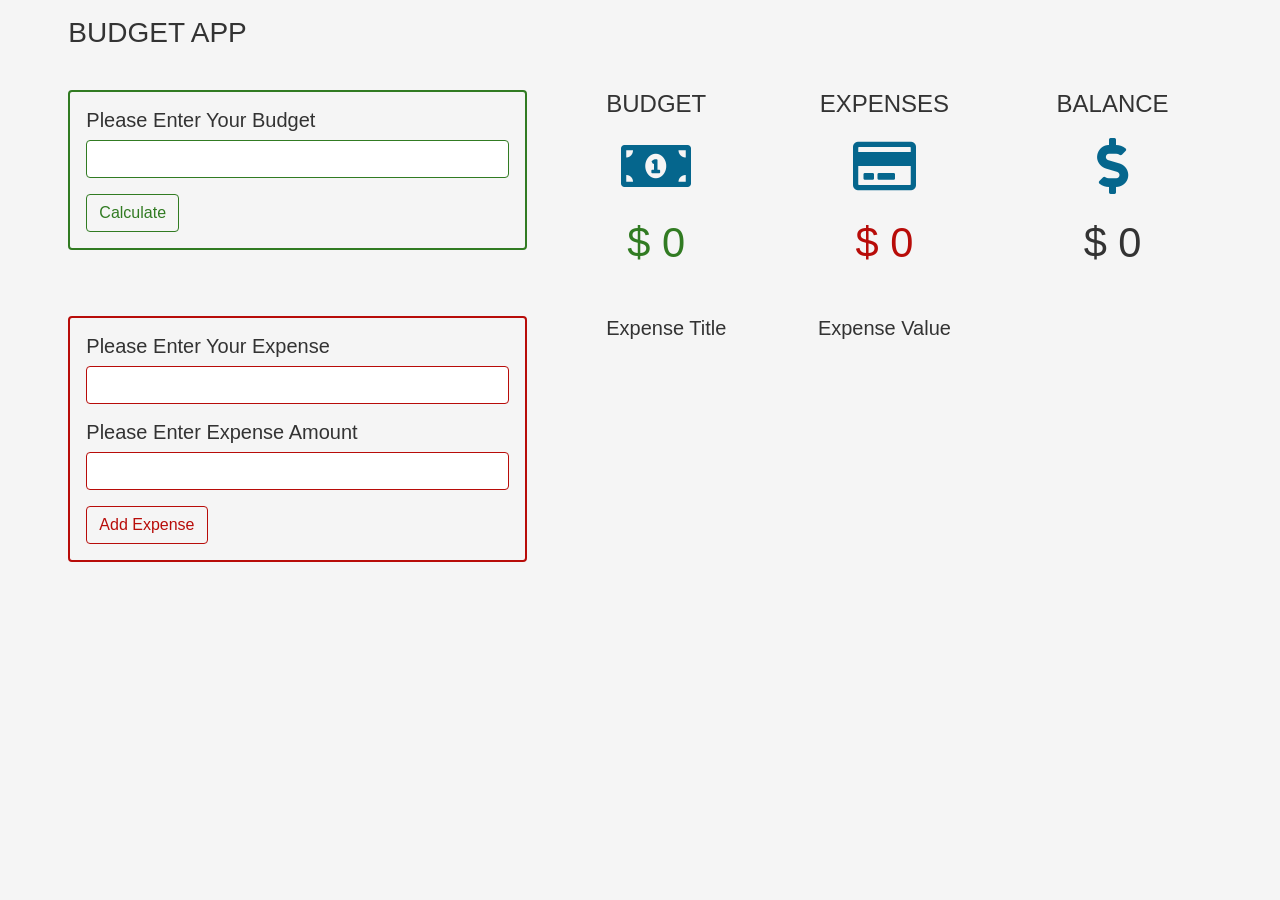
<file: javascript-oop-budget-project-master/index.html>
<!DOCTYPE html>
<html lang="en">

<head>
 <meta charset="UTF-8">
 <meta name="viewport" content="width=device-width, initial-scale=1.0">
 <meta http-equiv="X-UA-Compatible" content="ie=edge">
 <!-- bootstrap css -->
 <link rel="stylesheet" href="./css/bootstrap.min.css">
 <!-- main css -->
 <link rel="stylesheet" href="./css/main.css">
 <!-- google fonts -->
 <link href="https://fonts.googleapis.com/css?family=Courgette" rel="stylesheet">

 <!-- font awesome -->
 <link rel="stylesheet" href="./css/all.css">
 <title>budget app</title>
 <style>
 </style>
</head>

<body>
 <div class="container-fluid">
  <div class="row">
   <div class="col-11 mx-auto pt-3">
    <!-- title -->
    <h3 class="text-uppercase mb-4">budget app</h3>
    <p class="bud">Budget cant be less than 0 or Empty</p>
    <div class="row">
     <div class="col-md-5 my-3">
      <!-- budget feedback -->
      <div class="budget-feedback alert alert-danger text-capitalize">budget feedback</div>
      <!-- budget form -->
      <form id="budget-form" class=" budget-form">
       <h5 class="text-capitalize">please enter your budget</h5>
       <div class="form-group">
        <input type="number" class="form-control budget-input" id="budget-input">
       </div>
       <!-- submit button -->
       <button type="submit" class="btn text-capitalize budget-submit" id="budget-submit">calculate</button>
      </form>
     </div>
     <div class="col-md-7">
      <!-- app info -->
      <div class="row my-3">
       <div class="col-4 text-center mb-2">
        <h6 class="text-uppercase info-title">budget</h6>
        <span class="budget-icon"><i class="fas fa-money-bill-alt"></i></span>
        <h4 class="text-uppercase mt-2 budget" id="budget"><span>$ </span><span id="budget-amount">0</span></h4>
       </div>
       <div class="col-4 text-center">
        <h6 class="text-uppercase info-title">expenses</h6>
        <span class="expense-icon"><i class="far fa-credit-card"></i></span>
        <h4 class="text-uppercase mt-2 expense" id="expense"><span>$ </span><span id="expense-amount">0</span></h4>
       </div>
       <div class="col-4 text-center">
        <h6 class="text-uppercase info-title">balance</h6>
        <span class="balance-icon"><i class="fas fa-dollar-sign"></i></span>
        <h4 class="text-uppercase mt-2 balance" id="balance"> <span>$ </span><span id="balance-amount">0</span></h4>
       </div>
      </div>
     </div>
    </div>

    <div class="row">
     <div class="col-md-5 my-3">
      <!-- expense feedback -->
      <div class="expense-feedback alert alert-danger text-capitalize">expense feedback</div>
      <!-- expense form -->
      <form id="expense-form" class=" expense-form">
       <h5 class="text-capitalize">please enter your expense</h5>
       <div class="form-group">
        <input type="text" class="form-control expense-input" id="expense-input">
       </div>
       <h5 class="text-capitalize">please enter expense amount</h5>
       <div class="form-group">
        <input type="number" class="form-control expense-input" id="amount-input">
       </div>
       <!-- submit button -->
       <button type="submit" class="btn text-capitalize expense-submit" id="expense-submit">add expense</button>
      </form>
     </div>
     <div class="col-md-7 my-3">
      <!-- expense list -->
      <div class="expense-list" id="expense-list">

       <div class="expense-list__info d-flex justify-content-between text-capitalize">
        <h5 class="list-item">expense title</h5>
        <h5 class="list-item">expense value</h5>
        <h5 class="list-item"></h5>
       </div>
       <!-- single expense -->

       <!-- <div class="expense">
        <div class="expense-item d-flex justify-content-between align-items-baseline">

         <h6 class="expense-title mb-0 text-uppercase list-item">- title</h6>
         <h5 class="expense-amount mb-0 list-item">amount</h5>

         <div class="expense-icons list-item">

          <a href="#" class="edit-icon mx-2" data-id="${expense.id}">
           <i class="fas fa-edit"></i>
          </a>
          <a href="#" class="delete-icon" data-id="${expense.id}">
           <i class="fas fa-trash"></i>
          </a>
         </div>
        </div>

       </div> -->

       <!-- end of single expense -->

      </div>
     </div>
    </div>




   </div>
  </div>
 </div>




 <!-- jquery -->
 <script src="./js/jquery-3.3.1.min.js"></script>
 <!-- bootstrap js -->
 <script src="./js/bootstrap.bundle.min.js"></script>
 <!-- script js -->
 <script src="./js/app.js"></script>
</body>

</html>
</file>
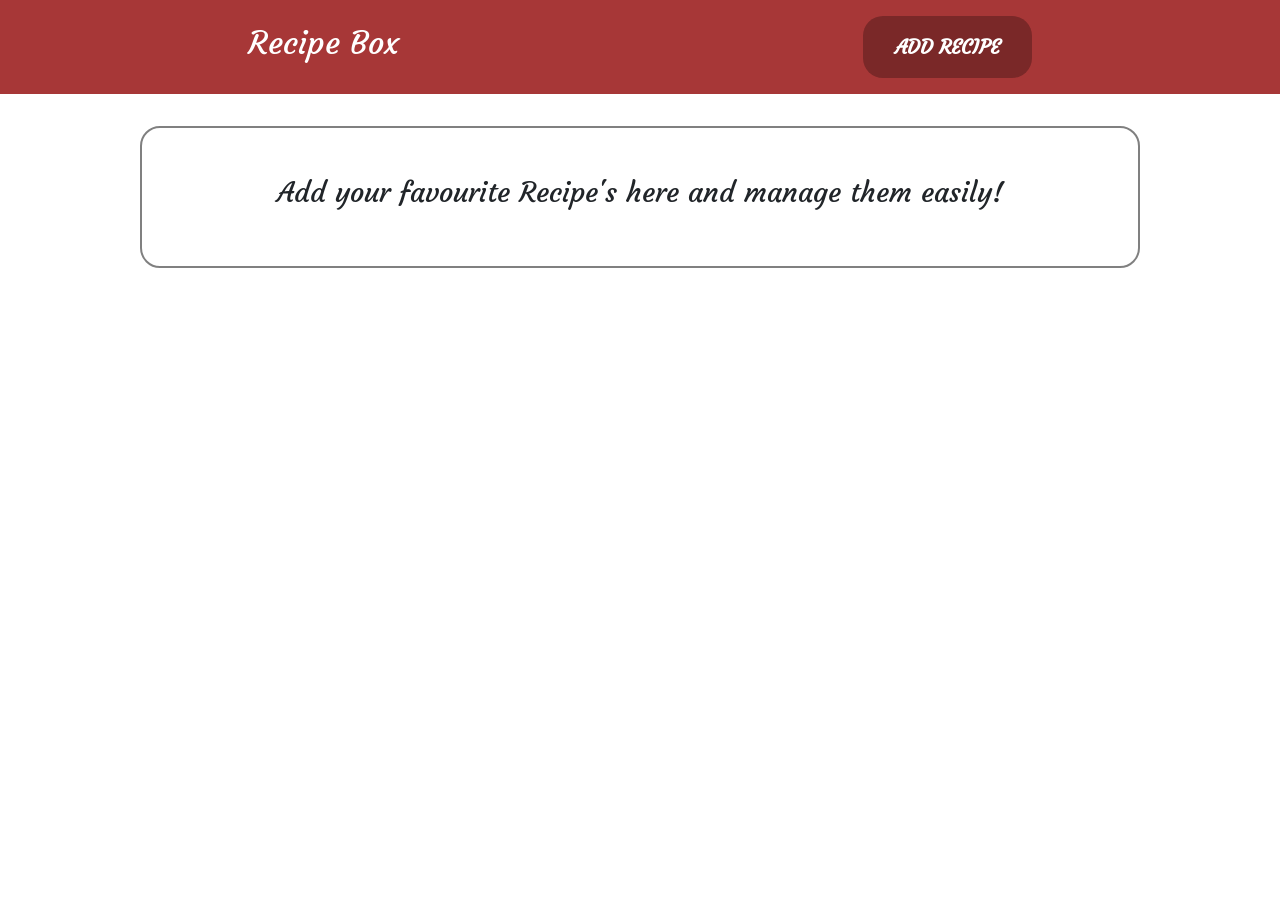
<file: Recipe-box-master/index.html>
<!doctype html>
<html lang="en">
  <head>
    <title>Title</title>
    <!-- Required meta tags -->
    <meta charset="utf-8">
    <meta name="viewport" content="width=device-width, initial-scale=1, shrink-to-fit=no">
<link href="https://fonts.googleapis.com/css?family=Courgette&display=swap" rel="stylesheet">
    <link rel="stylesheet" href="https://stackpath.bootstrapcdn.com/bootstrap/4.3.1/css/bootstrap.min.css" integrity="sha384-ggOyR0iXCbMQv3Xipma34MD+dH/1fQ784/j6cY/iJTQUOhcWr7x9JvoRxT2MZw1T" crossorigin="anonymous">
  <link rel="stylesheet" href="main.css">
  <!-- <script src="apps.js"defer></script> -->
  <script src="app.js" defer></script>
  
  </head>
  <body>
  <div class="backdrop"></div>
      <header class="main-header">
        <h2>Recipe Box</h2>
        <button class="add-recipe">ADD RECIPE</button>
    </header>
<div class="intro-text">
  <h3>Add your favourite Recipe's here and manage them easily!</h3>
</div>
    <div class="second-section">
    </div>
    <section class="form-guy" >
    <form >
      <div class="div__icon" >
          <h3>Add Recipe</h3>
     <img class="close-form" src="icon-close.svg" alt="">
      </div>
        <label for="#">Recipe name
        <input type="text"required >
    </label>
     <label for="#">Ingredients
        <input type="text" required class="inp">
    </label>
    <label for="#">Instructions
        <input type="text"  required class="inp">
    </label>
    <label for="#">Image Url
        <input type="text"  required placeholder="(Optional,it looks better with it)">
    </label>
    <button class="submit-recipe">Submit</button>
    </form>
    </section>
   
    

    <script src="https://code.jquery.com/jquery-3.3.1.slim.min.js" integrity="sha384-q8i/X+965DzO0rT7abK41JStQIAqVgRVzpbzo5smXKp4YfRvH+8abtTE1Pi6jizo" crossorigin="anonymous"></script>
    <script src="https://cdnjs.cloudflare.com/ajax/libs/popper.js/1.14.7/umd/popper.min.js" integrity="sha384-UO2eT0CpHqdSJQ6hJty5KVphtPhzWj9WO1clHTMGa3JDZwrnQq4sF86dIHNDz0W1" crossorigin="anonymous"></script>
    <script src="https://stackpath.bootstrapcdn.com/bootstrap/4.3.1/js/bootstrap.min.js" integrity="sha384-JjSmVgyd0p3pXB1rRibZUAYoIIy6OrQ6VrjIEaFf/nJGzIxFDsf4x0xIM+B07jRM" crossorigin="anonymous"></script>
  </body>
</html>
</file>
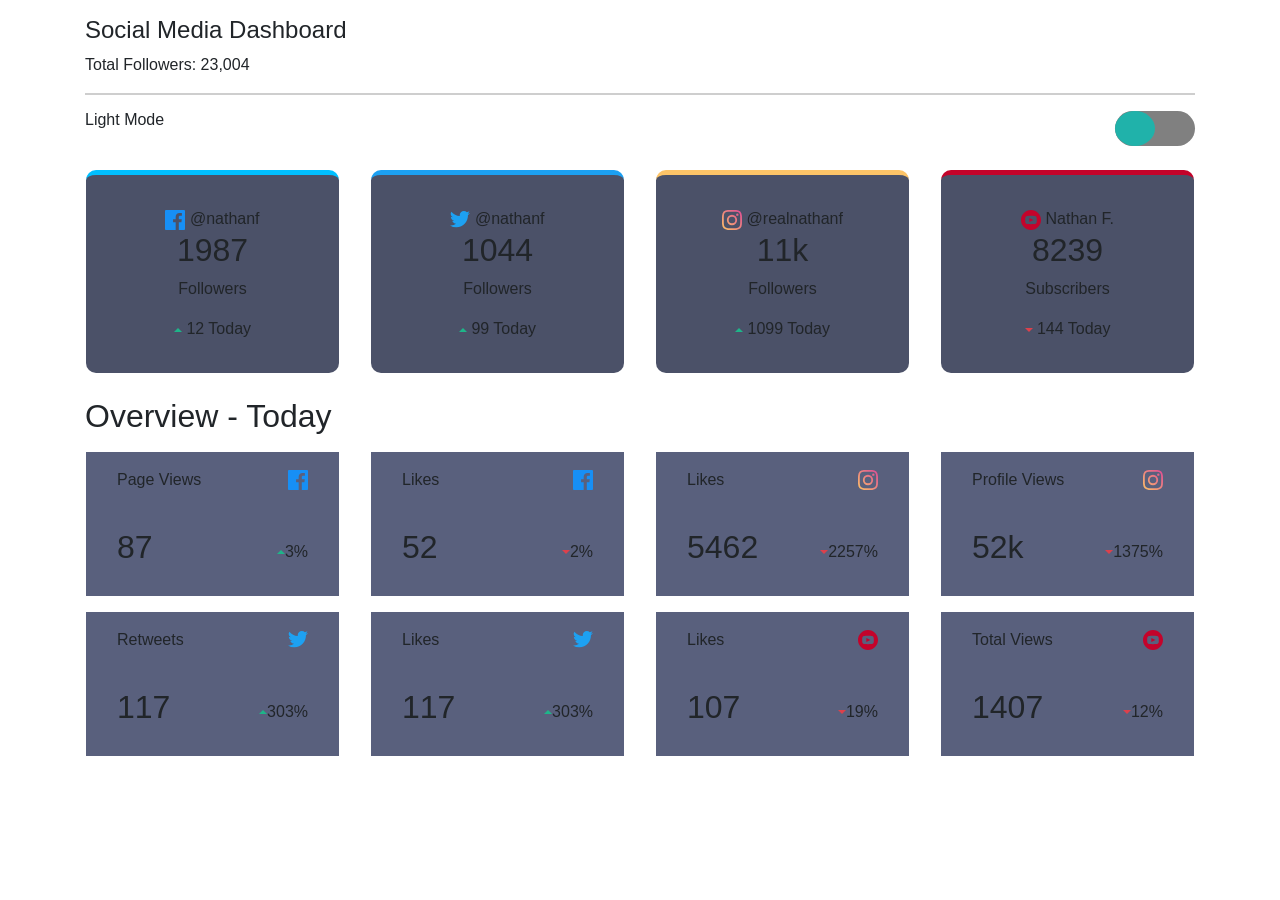
<file: social-media-dashboard-with-theme-switcher-master/index.html>
<!doctype html>
<html lang="en">
  <head>
     <title>Title</title>
     <meta charset="utf-8">
     <meta name="viewport" content="width=device-width, initial-scale=1, shrink-to-fit=no">
     <link rel="stylesheet" href="main.css">
      <link rel="stylesheet" href="https://stackpath.bootstrapcdn.com/bootstrap/4.3.1/css/bootstrap.min.css" integrity="sha384-ggOyR0iXCbMQv3Xipma34MD+dH/1fQ784/j6cY/iJTQUOhcWr7x9JvoRxT2MZw1T" crossorigin="anonymous">
    <script src="App.js" defer></script>
  </head>
  <body style="margin-bottom: 1rem;">
     <header class="container">
       <h4>Social Media Dashboard</h4>
          <p>Total Followers: 23,004</p>
       <div class="head">
        <p id="color-text">Light Mode</p>
        <div>
          <div class="outer">
             <div class="inner-circle "></div>
          </div>
          
        </div>
        
      <!-- add toggle icon here -->
       </div>
     </header> 
  <section class=" container main-section">
    <div class="row">
       <div class="col-sm section-1" id="main-section-1">
         <img src="images/icon-facebook.svg" alt="">
         <span>@nathanf</span>
         <h2>1987</h2>
         <p>Followers</p>
         <img src="images/icon-up.svg" alt="">
         <span> 12 Today</span>
       </div>

         <div class="col-sm section-1"id="main-section-2">
           <img src="images/icon-twitter.svg" alt="">
           <span> @nathanf</span>
           <h2>1044</h2>
           <p> Followers</p>
           <img src="images/icon-up.svg" alt="">
           <span>99 Today</span>
         </div>

           <div class="col-sm section-1" id="main-section-3">
              <img src="images/icon-instagram.svg" alt="">
           <span>@realnathanf</span>
           <h2>11k</h2>
           <p>Followers</p>
           <img src="images/icon-up.svg" alt="">
           <span>1099 Today</span>
           </div>
             <div class="col-sm section-1" id="main-section-4">
                  <img src="images/icon-youtube.svg" alt="">
           <span> Nathan F.</span>
           <h2>8239</h2>
           <p>Subscribers</p>
         <img src="images/icon-down.svg" alt="">
           <span> 144 Today</span>
             </div>
    </div>
  </section>
  <div class="container">
<h2 > Overview - Today</h2>
  </div>

<section class="container text-center">
  <div class="row">
     <div class="col-sm second-sec">
       <div>
          <span>Page Views</span>
           <img src="images/icon-facebook.svg" alt="">
        </div>

        <div>
          <h2>87</h2>
             <div style="padding-right: 0;">
              <img src="images/icon-up.svg" alt="">
              <span> 3%</span>
             </div>
        </div>
     </div>
 <div class="col-sm second-sec">
       <div>
          <span> Likes</span>
           <img src="images/icon-facebook.svg" alt="">
        </div>

        <div>
          <h2>52</h2>
             <div style="padding-right: 0;">
              <img src="images/icon-down.svg" alt="">
              <span>2%</span>
             </div>
        </div>
     </div>
<div class="col-sm second-sec">
       <div>
          <span> Likes</span>
           <img src="images/icon-instagram.svg" alt="">
        </div>

        <div>
          <h2>5462</h2>
             <div style="padding-right: 0;">
              <img src="images/icon-down.svg" alt="">
              <span>2257%</span>
             </div>
        </div>
        </div>
        <div class="col-sm second-sec">
       <div>
          <span>  Profile Views</span>
           <img src="images/icon-instagram.svg" alt="">
        </div>

        <div>
          <h2>52k</h2>
             <div style="padding-right: 0;">
              <img src="images/icon-down.svg" alt="">
              <span>1375%</span>
             </div>
        </div>
</div>
  </div>
  <div class="row">
<div class="col-sm second-sec">
       <div>
          <span>Retweets</span>
           <img src="images/icon-twitter.svg" alt="">
        </div>

        <div>
          <h2>117</h2>
             <div style="padding-right: 0;">
              <img src="images/icon-up.svg" alt="">
              <span>303%</span>
             </div>
        </div>
        </div>
<div class="col-sm second-sec">
       <div>
          <span>Likes</span>
           <img src="images/icon-twitter.svg" alt="">
        </div>

        <div>
          <h2>117</h2>
             <div style="padding-right: 0;">
              <img src="images/icon-up.svg" alt="">
              <span>303%</span>
             </div>
        </div>
</div>
<div class="col-sm second-sec">
       <div>
          <span>Likes</span>
           <img src="images/icon-youtube.svg" alt="">
        </div>

        <div>
          <h2>107</h2>
             <div style="padding-right: 0;">
              <img src="images/icon-down.svg" alt="">
              <span>19%</span>
             </div>
        </div>
</div>

<div class="col-sm second-sec">
       <div>
          <span> Total Views</span>
           <img src="images/icon-youtube.svg" alt="">
        </div>

        <div>
          <h2>1407</h2>
             <div style="padding-right: 0;">
              <img src="images/icon-down.svg" alt="">
              <span>12%</span>
             </div>
        </div>
</div>

  </div>
</section>

    <script src="https://code.jquery.com/jquery-3.3.1.slim.min.js" integrity="sha384-q8i/X+965DzO0rT7abK41JStQIAqVgRVzpbzo5smXKp4YfRvH+8abtTE1Pi6jizo" crossorigin="anonymous"></script>
    <script src="https://cdnjs.cloudflare.com/ajax/libs/popper.js/1.14.7/umd/popper.min.js" integrity="sha384-UO2eT0CpHqdSJQ6hJty5KVphtPhzWj9WO1clHTMGa3JDZwrnQq4sF86dIHNDz0W1" crossorigin="anonymous"></script>
    <script src="https://stackpath.bootstrapcdn.com/bootstrap/4.3.1/js/bootstrap.min.js" integrity="sha384-JjSmVgyd0p3pXB1rRibZUAYoIIy6OrQ6VrjIEaFf/nJGzIxFDsf4x0xIM+B07jRM" crossorigin="anonymous"></script>
  </body>
</html>
</file>
<file: javascript-oop-budget-project-master/css/main.css>
:root {
  --mainWhite: #f5f5f5f5;
  --mainDark: #333333;
  --mainGreen: #317b22;
  --mainRed: #b80c09;
  --mainBlue: #05668d;
}

body {
  background: var(--mainWhite);
  color: var(--mainDark);
}
.budget-feedback,
.expense-feedback {
  display: none;
}
.bud{
  display: none;
}

.budget-form {
  border: 0.15rem solid var(--mainGreen);
  padding: 1rem;
  border-radius: 0.25rem;
}
.expense-form {
  border: 0.15rem solid var(--mainRed);
  padding: 1rem;
  border-radius: 0.25rem;
}
.budget-submit {
  background: transparent;
  border: 0.1rem solid var(--mainGreen);
  color: var(--mainGreen);
}
.expense-submit {
  background: transparent;
  border: 0.1rem solid var(--mainRed);
  color: var(--mainRed);
}
.expense-submit:hover {
  background: var(--mainRed);
  color: var(--mainWhite);
}
.budget-submit:hover {
  background: var(--mainGreen);
  color: var(--mainDark);
}

.budget-input {
  border: 0.05rem solid var(--mainGreen) !important;
}
.expense-input {
  border: 0.05rem solid var(--mainRed) !important;
}
.expense-amount,
.expense-title {
  color: var(--mainRed);
}
.edit-icon {
  color: var(--mainBlue);
  cursor: pointer;
  font-size: 1rem;
  text-decoration: none !important;
}
.delete-icon {
  color: var(--mainRed);
  cursor: pointer;
  font-size: 1rem;
  text-decoration: none !important;
}
.edit-icon:hover {
  color: var(--mainBlue);
}
.delete-icon:hover {
  color: var(--mainRed);
}
.showItem {
  display: block;
}
.info-title {
  font-size: 1.5rem;
}
.budget {
  font-size: 1.6rem;
  color: var(--mainGreen);
}
.expense {
  font-size: 1.6rem;
  color: var(--mainRed);
}
.balance {
  font-size: 1.6rem;
}
.budget-icon,
.expense-icon,
.balance-icon {
  font-size: 2.5rem;
  color: var(--mainBlue);
}
.showRed {
  color: var(--mainRed);
}
.showGreen {
  color: var(--mainGreen);
}
.showBlack {
  color: var(--mainDark);
}
@media screen and (min-width: 992px) {
  .budget {
    font-size: 2.6rem;
    color: var(--mainGreen);
  }
  .expense {
    font-size: 2.6rem;
    color: var(--mainRed);
  }
  .balance {
    font-size: 2.6rem;
  }
  .budget-icon,
  .expense-icon,
  .balance-icon {
    font-size: 3.5rem;
    color: var(--mainBlue);
  }
}
.list-item {
  flex: 0 0 33.33%;
  text-align: center;
}
.expense-item {
  height: 2rem;
}
</file>
<file: Recipe-box-master/main.css>
*{
    box-sizing: border-box;
    
     font-family: 'Courgette', cursive;
}
body{
    position: relative;
   
}

.intro-text{
    text-align: center;
    max-width: 1000px;
    margin: 2rem auto;
    padding: 3rem;
    border: 2px solid grey;
    border-radius: 20px;
}
.backdrop {
  position: fixed;
  display: none;
  top: 0;
  left: 0;
  z-index: 5;
  width: 100vw;
  height: 100vh;
  background: rgba(0, 0, 0, 0.5);
}

.main-header{
display: flex;
margin: 0;
justify-content: space-around;
align-items: center;
position: relative;
 margin: 0 ;
 padding: 1rem;
 background-color: #a73737;
 color: white;
}

.main-header button{
    background-color: #7a2828;
    border-style: none;
    padding: 1rem 2rem;
    border-radius: 20px;
    font-weight: bold;
    font-size: 20px;
    color: white;
}
.main-header button:hover,
.main-header button:active{
 border-style: none;
 background-color: saddlebrown;
}



.second-section{
    display: flex;
    justify-content: space-evenly;
    flex-wrap: wrap;
    margin: 2rem 2rem;
      
}
.second-section-div{
    margin: 2rem;
    width: 400px;
    padding: 1rem;
    box-shadow: 2px 2px 2px 2px rgba(0, 0, 0, 0.5);
}
.second-section-div img{
 width: 90%;
height: 90%;
}

.second-section-div h3{
background-color: #a73737;
}

.image-div{
width: 400px;
height: 200px;
}

.section-1{
  text-align: left;
    position: absolute;
    z-index: 5;
  color: black;
    height: 100vh;
    width: 100vw;
     max-width: 700px;
     right: 25%;
    top: 0;
    background-color: whitesmoke;
   display:none;
   padding: 0 1rem;
}


.form-guy{
       position: absolute;
    width: 100vw;
    height: 100vh;
     top: 0;
      z-index: 10;
  background-color: blue ;
      display: none;
    
}
form{
  max-width: 700px;
margin: 1rem auto;
margin-bottom: 0;
color: black;
 width: 100vw;
 height: 700px;  
     margin-top: 1rem;
}
form svg{
    width: 20px;
    color: black;
}
input{
        display: block;
        width: 80%;
        margin: 1rem 0;
        margin-top: .5rem;
        margin-bottom: 1rem;
        height:50px; 
        border-width: 0;
        border-bottom-width: 5px;
        font-size: 17px;
        border-radius: 10px;
        outline: none;
        color: black;
        background-color: #ffffffd2;
        border-style: none;
        padding-left: 1rem;
}
label{
    display: block;
    font-size: 30px;
    color: white;
    font-weight: bold;
}

.div__icon{
    display: flex;
    justify-content: space-between;
    align-items: center;
   width: 90%;
}
.div__icon h3{
     color: white;
     margin-bottom: 1rem;
}

.close-form{
    width: 50px;
}

.inp{
    height: 80px;
}

.submit-recipe{
    background-color: #ffffffd2;
    border-style: none;
    padding: 0.5rem 2rem;
    border-radius: 50px;
    font-weight: bold;
    font-size: 20px;
    color: #7a2828;
}

.submit-recipe:hover,
.submit-recipe:active{
     border-style: none;
 background-color: rgba(139, 69, 19, 0.849);
 text-transform: capitalize;
color: white;
}



.section-1-header{
    display: flex;
margin: 0;
justify-content: space-between;
 margin: 1rem 0 ;
 margin-right: 0;
 padding: 1rem;
 background-color: #a73737;
 color: white;
}

.section-1-header img{
    width: 30px; 
}

.section-body{
    display: flex;
    justify-content: space-between;
    align-items: center;
        padding: 1rem;
}

.section-body img{
    width: 350px;
}

.section-1 button{
       background-color: #7a2828;
    border-style: none;
    padding: 0.5rem 2rem;
    border-radius: 50px;
    font-weight: bold;
    font-size: 20px;
    color: #ffffffd2;
}

.section-1 button:active,
.section-1 button:hover{
       border-style: none;
 background-color: rgba(139, 69, 19, 0.849);
 text-transform: capitalize;
color: white;
}
@media(max-width  : 600px){
.main-header{
    padding-left: 0;
    padding-right: 0;
}
.div__icon{
    align-items: center;
}
.close-form{
    width: 30px;
}
    form{
        width: 100%;
        height: 100%;
    margin-bottom: 0;
    margin-top: 0;
    padding: 0.9rem;
    padding-bottom: 0;
    background: url(salad.jpg) no-repeat center center fixed;
    background-size: cover;
    }
    .form-guy{
    margin-top: 0;
       height: 100vh;
       width: 100vw;
    }
    .section-1{
      width: 100%;
      height: 100vh; 
      position: absolute; 
      right: 0;
      padding: 0;
      background-color: rgba(255, 255, 255, 0.774)
    }

    .section-1-header{
        padding: 0;
       align-items: center;
    }
   .section-body img{
       width: 150px;
   }
   .backdrop{
       display: none;
   }
   input{
       margin-right: 0;
       margin-left: 0.2rem;
   }
   .second-section-div{
margin-left: 0;
margin-right: 0;
   }
   .image-div{
       width:300px;
   }
   .section-1 button{
       margin: 0 1rem;
   }
   .ingre,
   .section-1-instruct{
    padding: 0 1rem;
   }
}
</file>
<file: social-media-dashboard-with-theme-switcher-master/main.css>
*{
    box-sizing: border-box;
    margin-top: .5rem;
    
}
body{
  margin-bottom: 1rem; 
  background-color: hsl(228, 28%, 20%);
  color: white;
}

#color-text{
    margin-bottom: 0 ;
}


.head{
    display: flex;  
    justify-content: space-between;
    align-items: center;
     border-top:  2px solid #cecece;
}

.row img{
    margin-top: 0;
}

.main-section{
    text-align: center;
}

.section-1{
    padding: 2rem 2rem;
    margin: 1rem 1rem;
    border-top: 5px solid #cecece;
    border-radius: 10px;
    background-color:  hsl(228, 16%, 35%)
}

#main-section-1{
    border-top: 5px solid hsl(195, 100%, 50%);
    border-radius: 10px;
  
}
#main-section-2{
    border-top: 5px solid hsl(203, 89%, 53%);
    border-radius: 10px;
  
}
#main-section-3{
    border-top: 5px solid hsl(37, 97%, 70%);
    border-radius: 10px;
  
}
#main-section-4{
    border-top: 5px solid hsl(348, 97%, 39%);
    border-radius: 10px;
   
}
.second-sec{
      background-color: hsl(229, 17%, 42%);
      margin-left: 1rem;
margin-right: 1rem;
}

.second-sec div{
  display: flex;
  align-items: center;
  justify-content: space-between;
  margin-top: 0;

    padding: 1rem 1rem;
  
}
.second-sec div p{
margin-bottom: 0;
}
span{
    margin-top: 0;
}

.dark-mode{
    background-color: hsl(228, 28%, 20%);
    color: white;
}

.outer{
    height: 35px;
    width: 80px;
    background-color: grey;
    border-radius: 20px;
  transition: all 4000ms ease-in-out;
  margin-top: 0;
}

.inner-circle{
    width: 40px;
    height: 35px;
    background-color: lightseagreen ;
    border-radius: 50%;
}

.outer.active{
    background-color: rgba(128, 128, 128, 0.527);
}

.outer.active > .inner-circle{
    margin-left: 40px;
}
</file>
